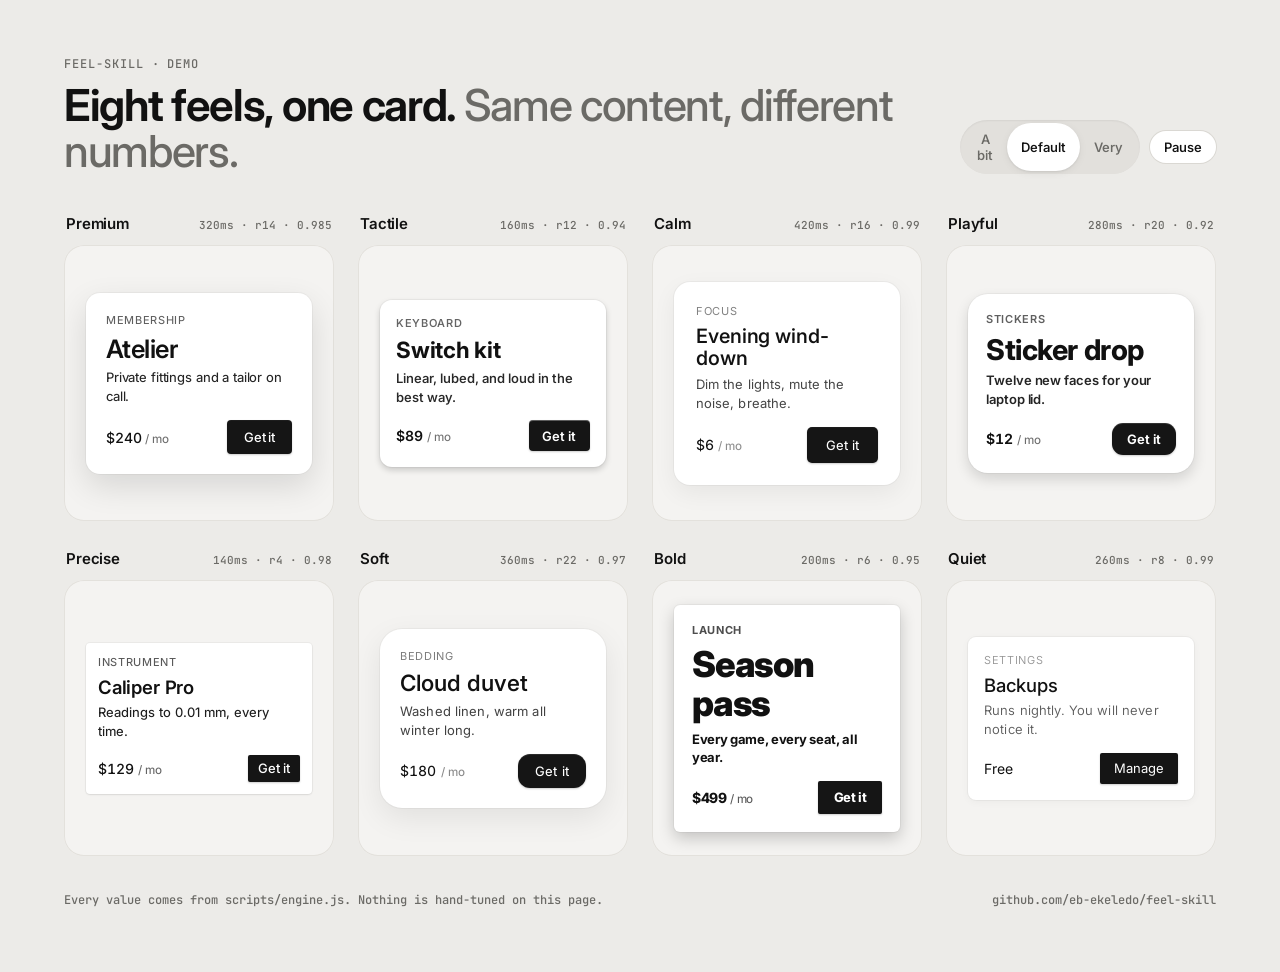
<file: demo/index.html>
<!doctype html>
<html lang="en">
<head>
<meta charset="utf-8">
<meta name="viewport" content="width=device-width, initial-scale=1">
<title>feel: eight feels, one card</title>
<link rel="preconnect" href="https://fonts.googleapis.com">
<link href="https://fonts.googleapis.com/css2?family=Inter:wght@400;450;500;550;600;650;700;750;800&family=JetBrains+Mono:wght@500&display=swap" rel="stylesheet">
<style>
  :root {
    --ground: #ECEBE8;
    --ink: #111111;
    --muted: #6B6A66;
    --line: #DAD8D3;
    --surface: #FFFFFF;
    color-scheme: light;
  }
  * { box-sizing: border-box; }
  html, body { margin: 0; background: var(--ground); color: var(--ink); }
  body {
    font-family: Inter, ui-sans-serif, system-ui, -apple-system, "Segoe UI", sans-serif;
    -webkit-font-smoothing: antialiased;
    min-height: 100vh;
    padding: 56px 64px 64px;
  }
  .mono { font-family: "JetBrains Mono", ui-monospace, SFMono-Regular, Menlo, monospace; font-weight: 500; }
  header { display: flex; align-items: flex-end; justify-content: space-between; gap: 24px; margin-bottom: 40px; }
  .kicker { font-size: 12px; letter-spacing: 0.08em; text-transform: uppercase; color: var(--muted); margin: 0 0 10px; }
  h1 { font-size: 44px; line-height: 1.05; letter-spacing: -0.03em; font-weight: 650; margin: 0; }
  h1 span { color: var(--muted); font-weight: 500; }
  .controls { display: flex; gap: 10px; align-items: center; }
  .seg { display: inline-flex; background: #E2E0DC; border-radius: 999px; padding: 3px; box-shadow: inset 0 1px 2px rgba(0,0,0,0.06); }
  .seg button, .pause {
    font: inherit; font-size: 13px; font-weight: 550; border: 0; background: transparent; color: var(--muted);
    padding: 8px 14px; border-radius: 999px; cursor: pointer; transition: background 160ms, color 160ms, box-shadow 160ms;
  }
  .seg button[aria-pressed="true"] { background: #fff; color: var(--ink); box-shadow: 0 1px 2px rgba(0,0,0,0.08), 0 2px 8px rgba(0,0,0,0.06); }
  .pause { background: #fff; color: var(--ink); box-shadow: 0 0 0 1px var(--line); }
  button:focus-visible { outline: 2px solid var(--ink); outline-offset: 2px; }

  .grid { display: grid; grid-template-columns: repeat(4, minmax(0, 1fr)); gap: 28px 24px; }
  .tile { display: flex; flex-direction: column; gap: 12px; }
  .tile-head { display: flex; justify-content: space-between; align-items: baseline; padding: 0 2px; }
  .tile-name { font-size: 15px; font-weight: 600; letter-spacing: -0.01em; }
  .tile-meta { font-size: 11px; color: var(--muted); }
  .stage { height: 276px; border-radius: 20px; background: #F4F3F1; box-shadow: inset 0 0 0 1px #E3E1DC; display: grid; place-items: center; padding: 22px; overflow: hidden; }

  /* The card, styled only by --feel-* values */
  .card {
    width: 100%;
    background: var(--surface);
    padding: var(--feel-padding);
    border-radius: var(--feel-radius);
    box-shadow: var(--feel-highlight), 0 0 0 1px rgba(0,0,0,0.04), var(--feel-shadow);
    transform-origin: 50% 60%;
  }
  .card .label { font-size: 11px; color: rgb(17 17 17 / calc(var(--feel-ink) - 0.25)); letter-spacing: 0.06em; text-transform: uppercase; margin: 0 0 6px; }
  .card h2 {
    margin: 0 0 6px;
    font-size: calc(13px * var(--feel-ratio) * var(--feel-ratio) * var(--feel-ratio));
    font-weight: calc(var(--feel-weight) + 100);
    letter-spacing: calc(var(--feel-tracking) - 0.01em);
    line-height: 1.1;
  }
  .card p { margin: 0 0 14px; font-size: 13px; line-height: 1.45; color: rgb(17 17 17 / var(--feel-ink)); letter-spacing: var(--feel-tracking); font-weight: calc(var(--feel-weight) - 50); }
  .row { display: flex; align-items: center; justify-content: space-between; gap: 8px; }
  .price { font-size: 14px; font-weight: var(--feel-weight); font-variant-numeric: tabular-nums; letter-spacing: var(--feel-tracking); }
  .price small { color: rgb(17 17 17 / calc(var(--feel-ink) - 0.3)); font-weight: 450; }
  .cta {
    font: inherit; font-size: 13px; font-weight: var(--feel-weight); letter-spacing: var(--feel-tracking);
    color: #fff; background: #151515; border: 0; cursor: pointer;
    padding: calc(var(--feel-padding) * 0.45) calc(var(--feel-padding) * 0.85);
    border-radius: max(2px, calc(var(--feel-radius) - var(--feel-padding) * 0.5));
    box-shadow: inset 0 1px 0 rgba(255,255,255, calc(var(--feel-highlight-a) * 0.6)), 0 1px 2px rgba(0,0,0,0.2);
    transition: transform var(--feel-duration) var(--feel-easing), box-shadow var(--feel-duration) var(--feel-easing);
  }
  .cta.pressed, .cta:active { transform: scale(var(--feel-press)); box-shadow: inset 0 1px 0 rgba(255,255,255,0.05), 0 0 0 rgba(0,0,0,0); }

  footer { margin-top: 36px; display: flex; justify-content: space-between; color: var(--muted); font-size: 12px; }

  @media (max-width: 1100px) { .grid { grid-template-columns: repeat(2, minmax(0, 1fr)); } }
  @media (max-width: 640px) {
    body { padding: 28px 16px; }
    header { flex-direction: column; align-items: flex-start; }
    h1 { font-size: 32px; }
    .grid { grid-template-columns: 1fr; }
  }
  @media (prefers-reduced-motion: reduce) {
    .cta { transition: none; }
    .cta.pressed { transform: none; }
  }
</style>
</head>
<body>
  <header>
    <div>
      <p class="kicker mono">feel-skill · demo</p>
      <h1>Eight feels, one card. <span>Same content, different numbers.</span></h1>
    </div>
    <div class="controls">
      <div class="seg" role="group" aria-label="Intensity">
        <button type="button" data-i="1" aria-pressed="false">A bit</button>
        <button type="button" data-i="2" aria-pressed="true">Default</button>
        <button type="button" data-i="3" aria-pressed="false">Very</button>
      </div>
      <button type="button" class="pause" aria-pressed="false">Pause</button>
    </div>
  </header>

  <main class="grid" id="grid"></main>

  <footer class="mono">
    <span>Every value comes from scripts/engine.js. Nothing is hand-tuned on this page.</span>
    <span>github.com/eb-ekeledo/feel-skill</span>
  </footer>

<script src="../scripts/engine.js"></script>
<script>
(function () {
  const grid = document.getElementById('grid');
  const names = Object.keys(Feel.FEELS);
  const reduced = matchMedia('(prefers-reduced-motion: reduce)').matches;
  let intensity = 2;
  let paused = false;
  let timer = null;

  const copy = {
    premium: ['Membership', 'Atelier', 'Private fittings and a tailor on call.', '$240'],
    tactile: ['Keyboard', 'Switch kit', 'Linear, lubed, and loud in the best way.', '$89'],
    calm:    ['Focus', 'Evening wind-down', 'Dim the lights, mute the noise, breathe.', '$6'],
    playful: ['Stickers', 'Sticker drop', 'Twelve new faces for your laptop lid.', '$12'],
    precise: ['Instrument', 'Caliper Pro', 'Readings to 0.01 mm, every time.', '$129'],
    soft:    ['Bedding', 'Cloud duvet', 'Washed linen, warm all winter long.', '$180'],
    bold:    ['Launch', 'Season pass', 'Every game, every seat, all year.', '$499'],
    quiet:   ['Settings', 'Backups', 'Runs nightly. You will never notice it.', 'Free'],
  };

  function render() {
    grid.innerHTML = '';
    names.forEach((name, idx) => {
      const r = Feel.compute(name, intensity);
      const v = r.values;
      const [label, title, body, price] = copy[name];
      const tile = document.createElement('section');
      tile.className = 'tile';
      tile.innerHTML =
        '<div class="tile-head"><span class="tile-name">' + name[0].toUpperCase() + name.slice(1) + '</span>' +
        '<span class="tile-meta mono">' + v.duration + 'ms · r' + v.radius + ' · ' + v.press + '</span></div>' +
        '<div class="stage"><article class="card">' +
          '<p class="label">' + label + '</p><h2>' + title + '</h2><p>' + body + '</p>' +
          '<div class="row"><span class="price">' + price + (price === 'Free' ? '' : ' <small>/ mo</small>') + '</span>' +
          '<button class="cta" type="button">' + (name === 'quiet' ? 'Manage' : 'Get it') + '</button></div>' +
        '</article></div>';
      const card = tile.querySelector('.card');
      const s = card.style;
      s.setProperty('--feel-duration', v.duration + 'ms');
      s.setProperty('--feel-easing', Feel.fmt('easing', v.easing));
      s.setProperty('--feel-press', v.press);
      s.setProperty('--feel-radius', v.radius + 'px');
      s.setProperty('--feel-shadow', '0 ' + v.shadowY + 'px ' + v.shadowBlur + 'px rgba(0,0,0,' + v.shadowAlpha + ')');
      s.setProperty('--feel-highlight', 'inset 0 1px 0 rgba(255,255,255,' + v.highlight + ')');
      s.setProperty('--feel-highlight-a', v.highlight);
      s.setProperty('--feel-weight', v.weight);
      s.setProperty('--feel-tracking', v.tracking + 'em');
      s.setProperty('--feel-ratio', v.ratio);
      s.setProperty('--feel-ink', v.ink);
      s.setProperty('--feel-padding', v.padding + 'px');
      grid.appendChild(tile);
      enter(card, v, idx);
    });
  }

  function enter(card, v, idx) {
    if (reduced) return;
    card.animate(
      [{ opacity: 0, transform: 'translateY(14px) scale(0.97)' }, { opacity: 1, transform: 'none' }],
      { duration: v.duration * 1.6, easing: Feel.fmt('easing', v.easing), delay: idx * 45, fill: 'backwards' }
    );
  }

  function pressLoop() {
    clearInterval(timer);
    if (reduced || paused) return;
    let i = 0;
    timer = setInterval(() => {
      const btns = grid.querySelectorAll('.cta');
      const b = btns[i % btns.length];
      b.classList.add('pressed');
      setTimeout(() => b.classList.remove('pressed'), 220);
      i++;
    }, 420);
  }

  document.querySelectorAll('.seg button').forEach((b) => {
    b.addEventListener('click', () => {
      intensity = Number(b.dataset.i);
      document.querySelectorAll('.seg button').forEach((x) => x.setAttribute('aria-pressed', String(x === b)));
      render();
    });
  });
  const pause = document.querySelector('.pause');
  pause.addEventListener('click', () => {
    paused = !paused;
    pause.textContent = paused ? 'Play' : 'Pause';
    pause.setAttribute('aria-pressed', String(paused));
    pressLoop();
  });

  const q = new URLSearchParams(location.search);
  if (q.get('i')) { intensity = Number(q.get('i')); document.querySelector('.seg button[data-i="' + intensity + '"]').click(); }
  else render();
  if (q.get('still') === '1') paused = true;
  pressLoop();
})();
</script>
</body>
</html>
</file>
